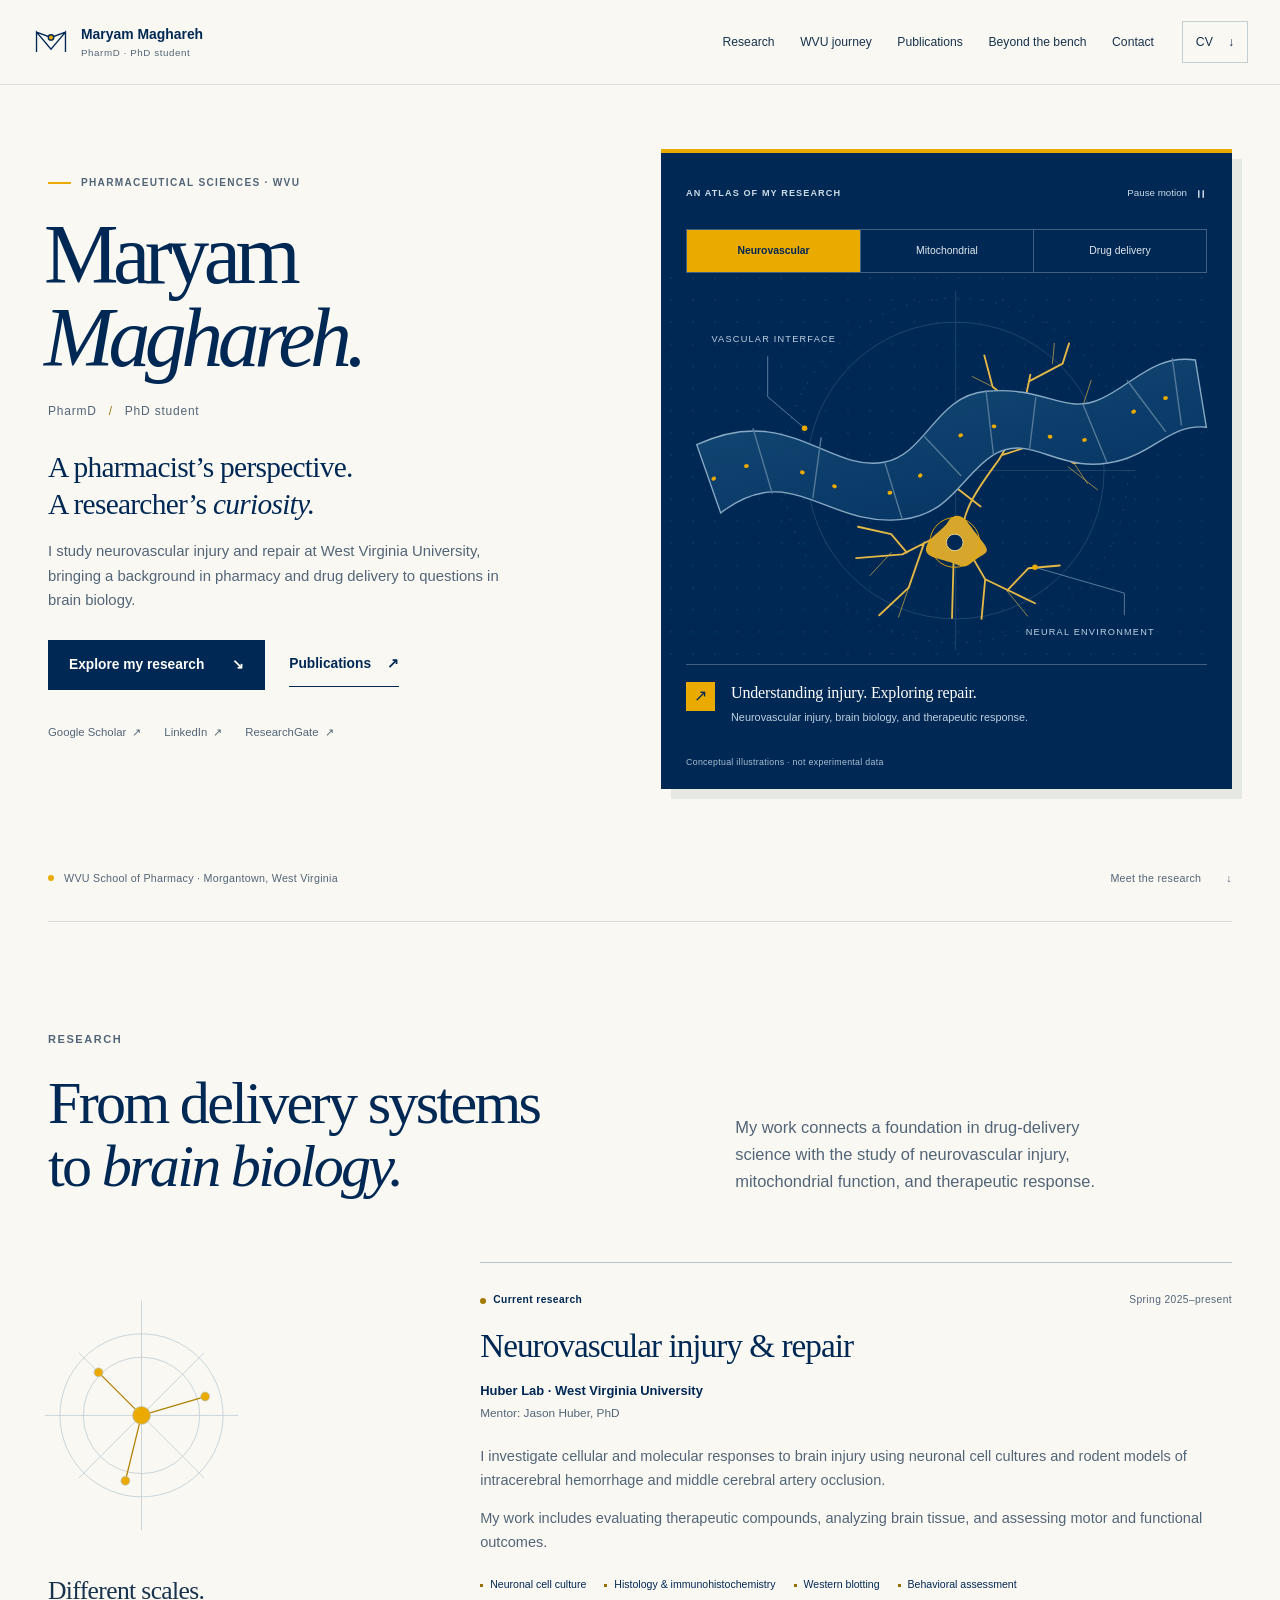
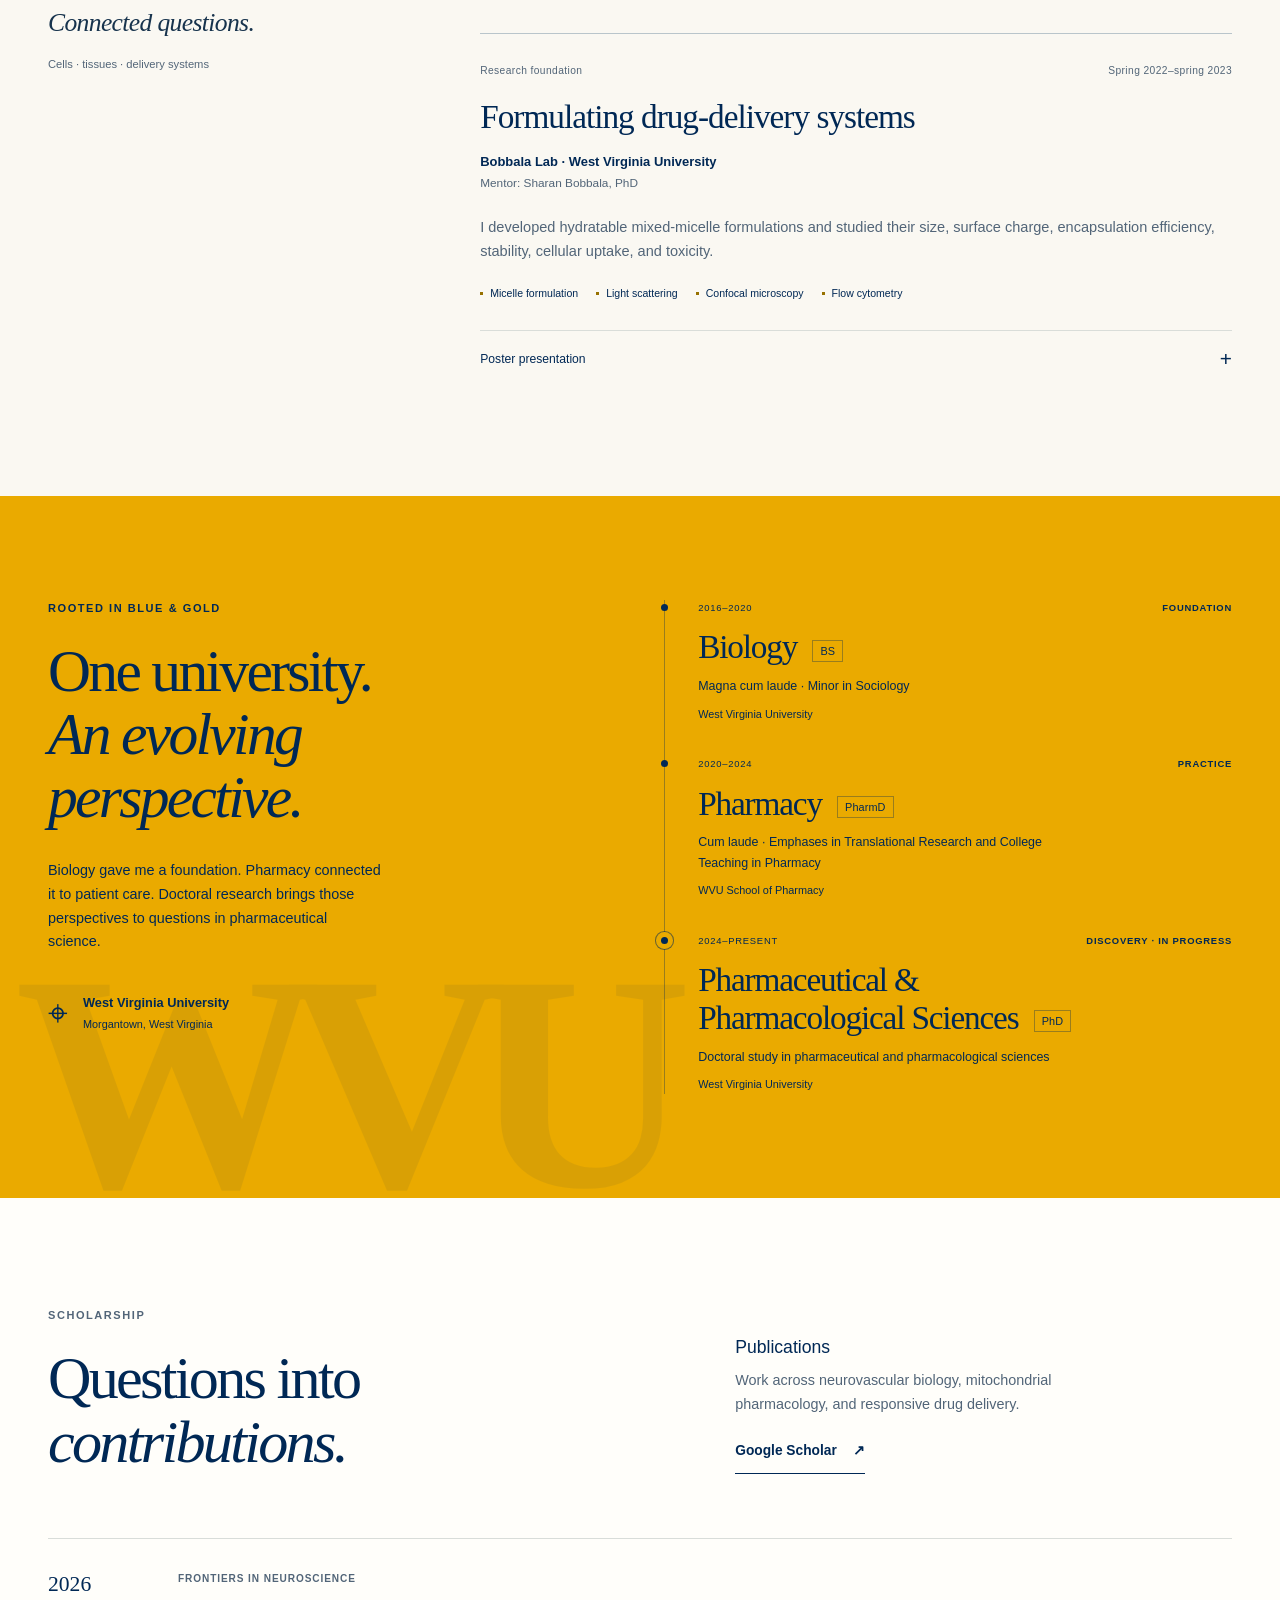
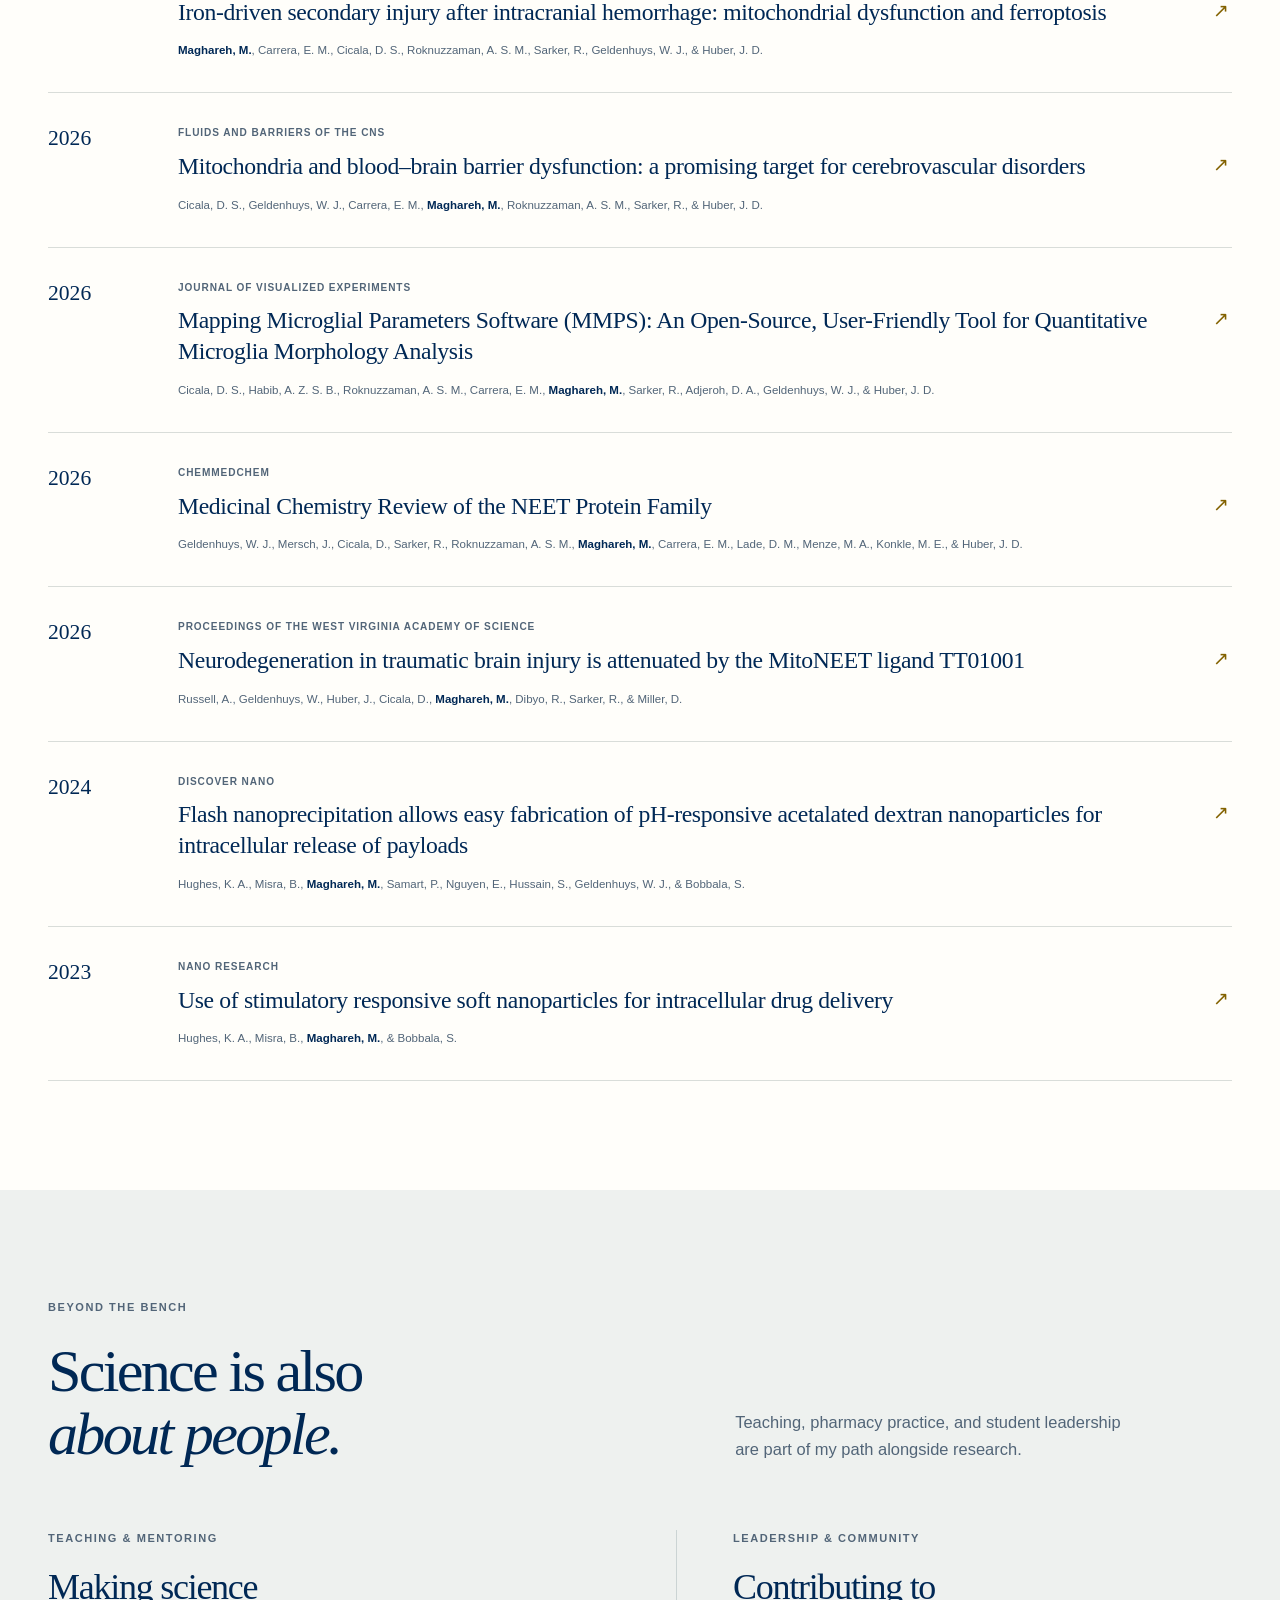
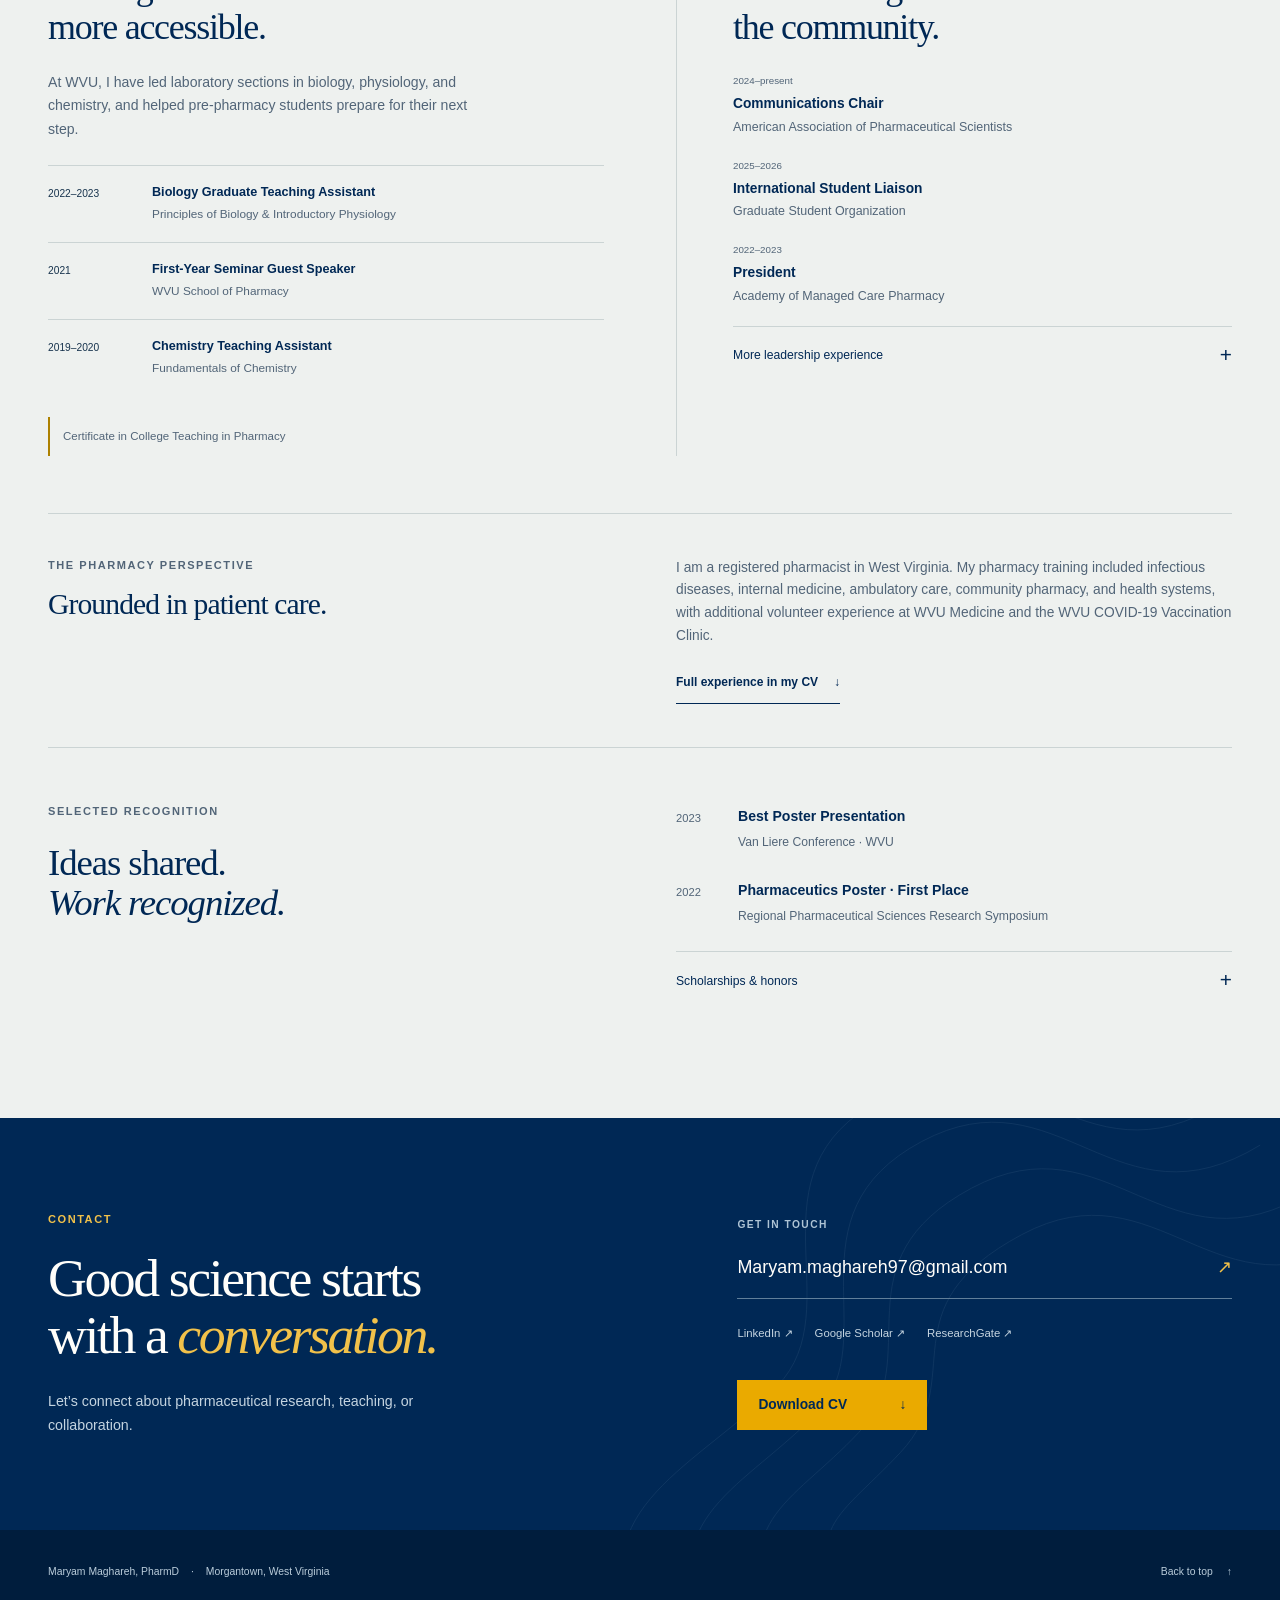
<file: index.html>
<!doctype html>
<html lang="en">
<head>
  <meta charset="utf-8">
  <meta name="viewport" content="width=device-width, initial-scale=1">
  <meta name="theme-color" content="#002855">
  <meta name="description" content="Maryam Maghareh, PharmD. PhD student in Pharmaceutical and Pharmacological Sciences at West Virginia University, studying neurovascular injury and repair.">
  <meta property="og:title" content="Maryam Maghareh · Pharmaceutical Sciences">
  <meta property="og:description" content="A pharmacist’s perspective on brain biology, neurovascular injury, and drug delivery. Research, publications, and a journey at West Virginia University.">
  <meta property="og:type" content="website">
  <meta property="og:url" content="https://maryammaghareh.github.io/">
  <meta name="color-scheme" content="light">
  <title>Maryam Maghareh · Pharmaceutical Sciences</title>
  <link rel="canonical" href="https://maryammaghareh.github.io/">
  <link rel="icon" href="assets/favicon.svg" type="image/svg+xml">
  <style id="atlas-styles">
/* Maryam Maghareh — a pharmaceutical research atlas. No external dependencies. */
:root {
  --navy: #002855;
  --deep: #001d3d;
  --gold: #eaaa00;
  --gold-light: #f1c14a;
  --paper: #faf8f2;
  --white: #fffefa;
  --ink: #17334d;
  --muted: #526578;
  --line: #d9ddd9;
  --pale-blue: #eaf0f3;
  --serif: 'Iowan Old Style', 'Palatino Linotype', 'Book Antiqua', Palatino, Georgia, serif;
  --sans: -apple-system, BlinkMacSystemFont, 'Segoe UI', Helvetica, Arial, sans-serif;
  --header-height: 85px;
}
* { box-sizing: border-box; }
html { scroll-behavior: smooth; scroll-padding-top: calc(var(--header-height) + 20px); }
body { margin: 0; color: var(--ink); background: var(--paper); font: 400 16px/1.65 var(--sans); -webkit-font-smoothing: antialiased; }
body, button { -webkit-tap-highlight-color: transparent; }
::selection { background: var(--gold); color: var(--navy); }
a { color: inherit; text-decoration-thickness: 1px; text-underline-offset: 5px; }
button, a, summary { touch-action: manipulation; }
button { font: inherit; }
button, summary { cursor: pointer; }
button { color: inherit; }
button:disabled { cursor: default; }
[hidden] { display: none !important; }
svg { display: block; max-width: 100%; }
h1, h2, h3, h4, p { margin: 0; }
h1, h2, h3, h4 { color: var(--navy); }
h1, h2 { font-family: var(--serif); font-weight: 400; letter-spacing: -.045em; }
h2 { font-size: clamp(2.5rem, 4.7vw, 4.15rem); line-height: 1.06; }
h3 { font-weight: 500; }
h4 { font-size: 1rem; font-weight: 600; line-height: 1.5; }
em { font-weight: inherit; }
ul, ol { margin: 0; padding: 0; }
:focus-visible { outline: 3px solid #3e759d; outline-offset: 5px; border-radius: 2px; }
.research-atlas :focus-visible, .contact :focus-visible { outline-color: var(--gold-light); }
.sr-only { position: absolute; width: 1px; height: 1px; padding: 0; margin: -1px; overflow: hidden; clip: rect(0,0,0,0); white-space: nowrap; border: 0; }
.skip-link { position: fixed; z-index: 100; left: 16px; top: 12px; background: var(--gold); color: var(--navy); padding: 12px 20px; transform: translateY(-150%); }
.skip-link:focus { transform: none; }
.shell { width: min(1240px, calc(100% - 96px)); margin-inline: auto; }
.section { position: relative; padding: clamp(76px, 8.5vw, 126px) 0; }
.section-heading { display: grid; grid-template-columns: 1.1fr .9fr; gap: 80px; align-items: end; margin-bottom: 64px; }
.eyebrow, .small-label { display: block; font-size: .69rem; line-height: 1.5; letter-spacing: .14em; text-transform: uppercase; font-weight: 650; }
.eyebrow { margin-bottom: 23px; color: var(--muted); }
.section-lede { max-width: 390px; color: var(--muted); font-size: 1.03rem; padding-bottom: 3px; }
.small-label { margin-bottom: 20px; color: var(--muted); }
.text-link { display: inline-flex; align-items: center; gap: 16px; padding: 10px 0; font-size: .86rem; font-weight: 600; color: var(--navy); text-decoration: none; border-bottom: 1px solid currentColor; }
.text-link span { transition: transform .2s ease; }
.text-link:hover span { transform: translate(2px, -2px); }
.button { min-height: 50px; display: inline-flex; align-items: center; justify-content: space-between; gap: 28px; padding: 13px 20px; text-decoration: none; font-size: .86rem; font-weight: 600; border: 1px solid transparent; transition: background .2s ease, box-shadow .2s ease; }
.button-navy { color: var(--white); background: var(--navy); }
.button-navy:hover { background: #16446a; box-shadow: 4px 4px 0 var(--gold); }
.button-gold { background: var(--gold); color: var(--navy); }
.button-gold:hover { background: #f5c43e; box-shadow: 4px 4px 0 #587998; }

/* A compact, persistent index. Native links preserve browser navigation. */
.masthead { position: sticky; top: 0; z-index: 40; background: rgba(250,248,242,.98); border-bottom: 1px solid var(--line); }
.masthead-inner { width: min(1440px, calc(100% - 64px)); margin: auto; min-height: 84px; display: flex; align-items: center; gap: 28px; }
.brand { display: flex; align-items: center; gap: 11px; text-decoration: none; color: var(--navy); flex-shrink: 0; font-size: .87rem; font-weight: 600; line-height: 1.3; }
.brand-symbol { width: 38px; height: 38px; fill: var(--gold); stroke: var(--navy); stroke-width: 1.5; }
.brand-symbol path { fill: none; }
.brand small { display: block; margin-top: 4px; color: var(--muted); font-size: .61rem; font-weight: 400; letter-spacing: .06em; }
.site-nav { display: flex; align-items: center; gap: clamp(14px, 2vw, 29px); margin-left: auto; }
.site-nav a { position: relative; display: inline-flex; min-height: 44px; align-items: center; text-decoration: none; white-space: nowrap; font-size: .76rem; }
.site-nav a::after { position: absolute; content: ''; height: 2px; bottom: 3px; left: 0; right: 0; background: var(--gold); transform: scaleX(0); transform-origin: left; transition: transform .2s ease; }
.site-nav a:hover::after, .site-nav a[aria-current]::after { transform: scaleX(1); }
.site-nav a[aria-current] { color: var(--navy); font-weight: 650; }
.header-cv { display: flex; align-items: center; justify-content: center; gap: 15px; min-width: 66px; min-height: 42px; text-decoration: none; font-size: .77rem; border: 1px solid #c5cfcf; }
.header-cv:hover { background: var(--gold); border-color: var(--gold); }
.reading-progress { position: absolute; inset: auto 0 -1px; height: 2px; pointer-events: none; }
.reading-progress span { display: block; width: 100%; height: 100%; background: var(--gold); transform: scaleX(0); transform-origin: left; }

/* Opening spread: a personal introduction beside a scientific instrument. */
.hero { padding: 64px 0 0; overflow: clip; }
.hero-grid { display: grid; grid-template-columns: 1fr 1.04fr; align-items: center; gap: 64px; }
.hero-copy { padding: 9px 0 18px; }
.hero .eyebrow { display: flex; align-items: center; gap: 10px; font-size: .63rem; letter-spacing: .13em; }
.eyebrow-line { width: 23px; height: 2px; background: var(--gold); }
.hero h1 { font-size: clamp(4rem, 6.55vw, 6.5rem); line-height: .99; letter-spacing: -.065em; margin-left: -4px; }
.hero h1 em { color: var(--navy); }
.credential { display: flex; align-items: center; gap: 12px; font-size: .75rem; letter-spacing: .065em; margin-top: 23px; color: var(--muted); }
.credential span { color: #9f7a16; }
.hero-statement { font-family: var(--serif); color: var(--navy); font-size: clamp(1.5rem, 2.3vw, 2rem); line-height: 1.24; margin-top: 27px; letter-spacing: -.025em; }
.hero-description { max-width: 465px; font-size: .93rem; color: var(--muted); margin-top: 17px; }
.hero-actions { display: flex; flex-wrap: wrap; align-items: center; gap: 24px; margin-top: 27px; }
.profile-links { display: flex; flex-wrap: wrap; gap: 6px 23px; margin-top: 21px; }
.profile-links a { display: inline-flex; align-items: center; gap: 6px; min-height: 42px; color: var(--muted); font-size: .71rem; text-decoration: none; }
.profile-links a:hover { color: var(--navy); text-decoration: underline; }
.hero-foot { display: flex; gap: 20px; justify-content: space-between; align-items: center; padding: 28px 0 26px; border-bottom: 1px solid var(--line); margin-top: 45px; font-size: .67rem; color: var(--muted); letter-spacing: .025em; }
.hero-foot > span { display: inline-flex; align-items: center; gap: 10px; }
.small-dot { width: 6px; height: 6px; background: var(--gold); border-radius: 50%; flex-shrink: 0; }
.hero-foot a { display: flex; align-items: center; gap: 25px; padding: 8px 0; text-decoration: none; white-space: nowrap; }
.hero-foot a:hover { text-decoration: underline; }
.research-atlas { min-width: 0; position: relative; padding: 23px 25px 19px; background: var(--navy); color: #edf2f5; border-top: 4px solid var(--gold); box-shadow: 10px 10px 0 #e5e8e3; }
.research-atlas .eyebrow { color: #cbd9e4; font-size: .57rem; margin: 0; letter-spacing: .12em; }
.atlas-topline { display: flex; justify-content: space-between; align-items: center; gap: 10px; margin-bottom: 18px; }
.motion-toggle { display: inline-flex; align-items: center; gap: 8px; min-height: 35px; padding: 5px 0 5px 9px; border: 0; background: transparent; color: #cbd9e4; font-size: .61rem; }
.motion-toggle:hover { color: var(--gold-light); }
.motion-toggle svg { width: 12px; height: 12px; stroke: currentColor; stroke-width: 2; }
.motion-toggle:not([aria-pressed="true"]) svg { opacity: .45; }
.atlas-tabs { display: grid; grid-template-columns: 1fr 1fr 1fr; border: 1px solid #41617f; }
.atlas-tabs button { display: block; min-width: 0; min-height: 42px; padding: 9px 7px; background: transparent; color: #e1e8ed; border: 0; font-size: .65rem; line-height: 1.2; transition: background .2s ease, color .2s ease; }
.atlas-tabs button + button { border-left: 1px solid #41617f; }
.atlas-tabs button:hover { background: #21476b; }
.atlas-tabs button[aria-selected="true"] { color: var(--navy); background: var(--gold); font-weight: 650; }
.atlas-panel:focus-visible { outline-offset: 5px; }
.atlas-art { margin: 4px -16px 0; aspect-ratio: 10/7; }
.atlas-art > svg { width: 100%; height: 100%; }
.atlas-guide { fill: none; stroke: #416181; stroke-width: .8; opacity: .7; }
.neural-branches { stroke: #e4b844; stroke-width: 2; }
.neural-branches .fine-branch { stroke-width: 1; opacity: .7; }
.neural-soma { fill: #d7a62d; }
.neural-nucleus { fill: #002855; stroke: #f0d891; stroke-width: 1; }
.atlas-annotation { fill: #bdd1e2; font: 10px var(--sans); letter-spacing: 1.3px; }
.atlas-annotation path { fill: none; stroke: #7898b5; stroke-width: .8; }
.atlas-annotation circle { fill: #eaaa00; }
.atlas-signal { fill: none; stroke: #eaaa00; stroke-width: 1; transform-origin: 309px 288px; }
.atlas-caption { display: flex; gap: 16px; min-height: 85px; padding: 17px 0 13px; border-top: 1px solid #41617f; }
.lens-mark { display: grid; place-items: center; width: 29px; height: 29px; background: var(--gold); color: var(--navy); flex-shrink: 0; font-size: 1rem; }
.atlas-caption h2 { color: var(--white); font: 500 1rem/1.35 var(--serif); letter-spacing: -.01em; }
.atlas-caption p { color: #bfd0de; font-size: .68rem; line-height: 1.55; margin-top: 5px; max-width: 345px; }
.atlas-note { color: #a9c0d3; font-size: .55rem; letter-spacing: .035em; margin-top: 6px; }
.atlas-animated { animation-play-state: paused !important; }
.is-playing .atlas-animated { animation-play-state: running !important; }
.flow-line { animation: vascular-flow 16s linear infinite; }
.atlas-signal { animation: cell-signal 7s ease-in-out infinite; }
.mito-particles { animation: mito-shift 8s ease-in-out infinite alternate; }
.carrier-ring { transform-origin: 300px 210px; animation: carrier-turn 100s linear infinite; }
@keyframes vascular-flow { to { stroke-dashoffset: -400; } }
@keyframes cell-signal { 0%,100% { transform: scale(.9); opacity: .25; } 50% { transform: scale(1.35); opacity: .6; } }
@keyframes mito-shift { to { transform: translate(0,7px); opacity: .55; } }
@keyframes carrier-turn { to { transform: rotate(360deg); } }

/* Research is narrated through the two actual labs, not generic interest cards. */
.research-layout { display: grid; grid-template-columns: .6fr 1.4fr; gap: 110px; }
.research-margin { align-self: start; padding-top: 19px; }
.research-glyph { width: 215px; margin: 0 0 25px -14px; stroke: #b8c7cf; stroke-width: .8; fill: var(--gold); }
.research-glyph .glyph-gold { stroke: #b18100; stroke-width: 1.4; }
.research-margin p { font-family: var(--serif); font-size: 1.6rem; line-height: 1.25; letter-spacing: -.025em; }
.research-margin > span { display: block; color: var(--muted); font-size: .7rem; margin-top: 16px; }
.lab-story { padding: 29px 0 39px; border-top: 1px solid #b9c5cb; }
.lab-story:last-child { padding-bottom: 0; }
.lab-meta { display: flex; justify-content: space-between; flex-wrap: wrap; gap: 8px 20px; color: var(--muted); font-size: .64rem; letter-spacing: .04em; margin-bottom: 18px; }
.current-label { display: inline-flex; align-items: center; gap: 7px; font-weight: 600; color: var(--navy); }
.current-label i { width: 6px; height: 6px; border-radius: 50%; background: #a27b00; }
.lab-story h3 { font-family: var(--serif); font-size: clamp(1.7rem, 2.6vw, 2.35rem); line-height: 1.15; letter-spacing: -.03em; }
.lab-byline { margin: 15px 0 21px; font-size: .81rem; font-weight: 550; color: var(--navy); }
.lab-byline span { font-size: .74rem; color: var(--muted); font-weight: 400; }
.lab-story > p:not(.lab-byline) { color: var(--muted); font-size: .91rem; margin-top: 14px; }
.method-list { display: flex; flex-wrap: wrap; gap: 8px 18px; list-style: none; margin-top: 22px; }
.method-list li { font-size: .66rem; color: var(--navy); padding-left: 10px; position: relative; }
.method-list li::before { content: ''; width: 3px; height: 3px; background: #977100; position: absolute; left: 0; top: .7em; }
details { border-top: 1px solid var(--line); }
summary { display: flex; align-items: center; justify-content: space-between; gap: 15px; list-style: none; min-height: 48px; font-size: .76rem; color: var(--navy); padding: 11px 0; }
summary::-webkit-details-marker { display: none; }
summary span { font-size: 1.3rem; font-weight: 400; transition: transform .2s ease; }
details[open] > summary span { transform: rotate(45deg); }
.poster-details { margin-top: 28px; }
.poster-details > div { padding: 4px 0 12px; font-size: .77rem; color: var(--muted); }
.poster-details h4 { font-size: .86rem; }
.poster-details p { margin-top: 10px; }

/* A gold chapter dedicated to her continuous education at WVU. */
.path { isolation: isolate; background: var(--gold); color: var(--navy); overflow: hidden; padding-block: 104px; }
.path-watermark { position: absolute; font: 700 clamp(160px, 24vw, 330px)/1 var(--serif); letter-spacing: -.12em; bottom: -38px; left: 15px; color: #002855; opacity: .065; z-index: -1; user-select: none; }
.path-layout { display: grid; grid-template-columns: 1fr 1.1fr; gap: 100px; }
.path .eyebrow { color: var(--navy); }
.path h2 { font-size: clamp(2.6rem, 4.65vw, 4rem); }
.path-intro > p:not(.eyebrow) { max-width: 335px; font-size: .9rem; margin-top: 30px; }
.wvu-location { display: flex; align-items: center; gap: 15px; font-size: .8rem; font-weight: 650; margin-top: 38px; }
.location-mark { font: 2.2rem/1 var(--serif); }
.wvu-location small { display: block; font-weight: 400; font-size: .68rem; margin-top: 3px; }
.degree-timeline { list-style: none; border-left: 1px solid rgba(0,40,85,.35); }
.degree-timeline li { position: relative; padding: 0 0 33px 33px; }
.degree-timeline li:last-child { padding-bottom: 0; }
.degree-timeline li::before { content: ''; position: absolute; left: -4px; top: 4px; width: 7px; height: 7px; background: var(--navy); border-radius: 50%; }
.degree-kicker { display: flex; gap: 12px; flex-wrap: wrap; justify-content: space-between; margin-bottom: 13px; text-transform: uppercase; letter-spacing: .08em; font-size: .59rem; line-height: 1.6; }
.degree-kicker span:last-child { font-weight: 650; }
.degree-timeline h3 { font-size: clamp(1.6rem, 2.6vw, 2.1rem); line-height: 1.13; font-family: var(--serif); letter-spacing: -.035em; }
.degree-timeline h3 small { display: inline-block; margin-left: 8px; font: 500 .68rem var(--sans); letter-spacing: .01em; vertical-align: middle; border: 1px solid rgba(0,40,85,.35); padding: 4px 7px; }
.degree-timeline p { font-size: .78rem; margin-top: 10px; max-width: 395px; }
.degree-school { display: block; font-size: .68rem; margin-top: 9px; }
.degree-current::before { box-shadow: 0 0 0 5px var(--gold), 0 0 0 6px rgba(0,40,85,.55); }

/* Journal-like publication rows, full authorship and direct links. */
.publications { background: var(--white); }
.publication-intro { max-width: 360px; }
.publication-intro h3 { font: 500 1.1rem var(--sans); margin-bottom: 11px; }
.publication-intro p { color: var(--muted); font-size: .9rem; margin-bottom: 14px; }
.publication-list { list-style: none; }
.publication-list > li { display: grid; grid-template-columns: 90px 1fr; gap: 40px; padding: 32px 0; border-top: 1px solid var(--line); }
.publication-list > li:last-child { border-bottom: 1px solid var(--line); }
.pub-year { font: 400 1.35rem var(--serif); color: var(--navy); padding-top: 1px; }
.pub-journal { font-size: .63rem; font-weight: 650; letter-spacing: .09em; text-transform: uppercase; color: var(--muted); margin-bottom: 9px; }
.pub-copy h3 { font-family: var(--serif); font-size: clamp(1.25rem, 1.85vw, 1.62rem); line-height: 1.3; font-weight: 400; letter-spacing: -.015em; }
.pub-copy h3 a { display: block; position: relative; padding-right: 38px; text-decoration: none; }
.pub-copy h3 a:hover { text-decoration: underline; text-decoration-color: #ab7d00; }
.pub-copy h3 a > span { position: absolute; right: 3px; top: 2px; font-family: var(--sans); font-size: 1.2rem; color: #836200; transition: transform .2s ease; }
.pub-copy h3 a:hover > span { transform: translate(2px,-2px); }
.pub-authors { color: var(--muted); font-size: .72rem; line-height: 1.65; margin-top: 14px; padding-right: 45px; max-width: 980px; }
.pub-authors strong { color: var(--navy); font-weight: 650; }

/* Her contributions outside research form an equally considered chapter. */
.beyond { background: #eef1ef; }
.beyond-grid { display: grid; grid-template-columns: 1fr 1fr; gap: 72px; }
.teaching-story h3, .leadership-story h3 { font-family: var(--serif); font-size: 2.25rem; letter-spacing: -.035em; line-height: 1.12; }
.teaching-story > p { margin-top: 24px; max-width: 440px; font-size: .88rem; color: var(--muted); }
.experience-list, .leadership-list { list-style: none; }
.experience-list { margin-top: 24px; }
.experience-list li { display: grid; grid-template-columns: 88px 1fr; gap: 16px; padding: 17px 0; border-top: 1px solid #cbd4d4; }
.experience-list > li > span { font-size: .64rem; padding-top: 3px; }
.experience-list h4 { font-size: .79rem; line-height: 1.45; }
.experience-list p { font-size: .74rem; color: var(--muted); margin-top: 4px; }
.teaching-story .teaching-certificate { margin-top: 21px; padding: 10px 13px; border-left: 2px solid #ad8100; font-size: .72rem; }
.leadership-story { padding-left: 56px; border-left: 1px solid #cbd4d4; }
.leadership-list { margin-top: 26px; }
.leadership-list li { padding-bottom: 20px; }
.leadership-list li > span { font-size: .61rem; color: var(--muted); display: block; margin-bottom: 5px; }
.leadership-list h4 { font-size: .86rem; }
.leadership-list p { font-size: .78rem; color: var(--muted); margin-top: 2px; }
.leadership-story details { border-color: #cbd4d4; }
.details-content { padding: 2px 0 12px; font-size: .78rem; color: var(--muted); }
.details-content p { margin-bottom: 14px; }
.details-content strong { color: var(--navy); }
.practice-strip { display: grid; grid-template-columns: 1fr 1fr; gap: 72px; padding: 43px 0; margin-top: 57px; border-top: 1px solid #cbd4d4; border-bottom: 1px solid #cbd4d4; }
.practice-strip .small-label { margin-bottom: 14px; }
.practice-strip h3 { font: 400 1.85rem/1.15 var(--serif); letter-spacing: -.03em; }
.practice-strip p { color: var(--muted); font-size: .86rem; }
.practice-strip .text-link { margin-top: 16px; font-size: .75rem; }
.awards-block { display: grid; grid-template-columns: 1fr 1fr; gap: 72px; padding-top: 55px; }
.awards-heading h3 { font: 400 2.3rem/1.1 var(--serif); letter-spacing: -.03em; }
.award-items article { position: relative; padding: 3px 0 25px 62px; }
.award-items article > span { position: absolute; left: 0; top: 6px; color: var(--muted); font-size: .7rem; }
.award-items h4 { font-size: .88rem; }
.award-items p { font-size: .76rem; color: var(--muted); margin-top: 5px; }
.award-items details { border-color: #cbd4d4; }
.award-items details ul { list-style: none; padding: 4px 0 5px; }
.award-items details li { padding: 9px 0; font-size: .76rem; }
.award-items details li span { display: block; color: var(--muted); font-size: .67rem; margin-top: 3px; }

/* Blue closes the page; the linework echoes the vessel from the opening. */
.contact { background: var(--navy); color: #c4d4e0; overflow: hidden; isolation: isolate; padding-block: 93px; }
.contact-paths { position: absolute; inset: 0; width: 100%; height: 100%; stroke: #7697b3; stroke-width: .75; opacity: .14; z-index: -1; }
.contact-grid { display: grid; grid-template-columns: 1.1fr .9fr; align-items: center; gap: 85px; }
.contact .eyebrow { color: var(--gold-light); }
.contact h2 { color: var(--white); font-size: clamp(2.4rem, 4.2vw, 3.6rem); }
.contact h2 em { color: var(--gold-light); }
.contact-grid > div:first-child > p:last-child { margin-top: 26px; max-width: 385px; font-size: .89rem; }
.contact .small-label { color: #aec4d5; margin-bottom: 11px; font-size: .64rem; }
.email-link { display: flex; align-items: center; gap: 15px; justify-content: space-between; color: var(--white); font-size: clamp(.84rem, 1.4vw, 1.13rem); text-decoration: none; padding: 10px 0 15px; border-bottom: 1px solid #607f9a; overflow-wrap: anywhere; }
.email-link > span { color: var(--gold-light); flex-shrink: 0; }
.email-link:hover { color: var(--gold-light); }
.contact-profiles { display: flex; flex-wrap: wrap; gap: 6px 22px; margin: 17px 0 29px; }
.contact-profiles a { font-size: .71rem; text-decoration: none; padding: 8px 0; }
.contact-profiles a:hover { color: var(--gold-light); text-decoration: underline; }
.contact .button { min-width: 190px; }
.site-footer { background: var(--deep); color: #b9ccda; font-size: .65rem; }
.site-footer .shell { display: flex; align-items: center; justify-content: space-between; gap: 20px; padding-block: 21px; }
.footer-separator { padding: 0 9px; }
.site-footer a { display: flex; align-items: center; gap: 14px; min-height: 42px; text-decoration: none; white-space: nowrap; }
.site-footer a:hover { color: var(--gold-light); }

@media (min-width: 1650px) {
  .hero { padding-top: 86px; }
  .hero-foot { margin-top: 60px; }
}
@media (max-width: 1100px) {
  :root { --header-height: 117px; }
  .masthead-inner { display: grid; grid-template-columns: 1fr auto; gap: 0 20px; padding-top: 15px; }
  .header-cv { grid-column: 2; grid-row: 1; }
  .site-nav { grid-column: 1 / -1; margin-left: 0; gap: 28px; padding-top: 8px; padding-bottom: 5px; overflow-x: auto; scrollbar-width: thin; }
  .site-nav a { font-size: .73rem; }
  .shell { width: calc(100% - 72px); }
  .hero-grid { gap: 36px; }
  .hero h1 { font-size: clamp(3.65rem, 7.5vw, 5.4rem); }
  .hero-actions { gap: 14px; }
  .hero .button { padding-inline: 15px; font-size: .77rem; gap: 14px; }
  .hero .text-link { font-size: .75rem; gap: 8px; }
  .research-atlas { padding-inline: 18px; }
  .atlas-topline { flex-wrap: wrap; gap: 4px; }
  .atlas-tabs button { font-size: .6rem; padding-inline: 5px; }
  .atlas-caption { min-height: 101px; gap: 11px; }
  .atlas-caption h2 { font-size: .93rem; }
  .section-heading { gap: 50px; }
  .research-layout { grid-template-columns: .6fr 1.4fr; gap: 60px; }
  .path-layout { gap: 55px; grid-template-columns: .9fr 1.1fr; }
  .beyond-grid, .practice-strip, .awards-block { gap: 46px; }
  .leadership-story { padding-left: 40px; }
  .contact-grid { gap: 45px; }
}
@media (max-width: 760px) {
  .shell { width: calc(100% - 44px); }
  .masthead-inner { width: calc(100% - 36px); }
  .brand { font-size: .79rem; }
  .brand-symbol { width: 31px; height: 31px; }
  .site-nav { gap: 24px; }
  .site-nav a { font-size: .7rem; flex-shrink: 0; }
  .section { padding-block: 68px; }
  .hero { padding-top: 40px; padding-bottom: 0; }
  .hero-grid { grid-template-columns: 1fr; gap: 31px; }
  .hero-copy { max-width: 560px; padding-bottom: 0; }
  .hero h1 { font-size: clamp(4.1rem, 14vw, 5.9rem); }
  .hero .eyebrow { font-size: .59rem; margin-bottom: 24px; }
  .hero-statement { font-size: 1.8rem; margin-top: 26px; }
  .hero-description { font-size: .92rem; max-width: 515px; }
  .hero .button { font-size: .82rem; padding-inline: 18px; gap: 22px; }
  .hero .text-link { font-size: .8rem; gap: 15px; }
  .hero-actions { gap: 22px; }
  .profile-links { margin-top: 18px; gap: 7px 25px; }
  .profile-links a { font-size: .7rem; }
  .research-atlas { width: 100%; padding-inline: 22px; box-shadow: 7px 7px 0 #e5e8e3; }
  .research-atlas .eyebrow { margin: 0; font-size: .59rem; }
  .atlas-topline { flex-wrap: nowrap; }
  .atlas-tabs button { font-size: .7rem; }
  .atlas-caption { min-height: 83px; }
  .atlas-caption h2 { font-size: 1.07rem; }
  .atlas-caption p { font-size: .72rem; }
  .atlas-note { font-size: .6rem; }
  .hero-foot { margin-top: 29px; padding-block: 22px; font-size: .62rem; }
  .hero-foot > a { display: none; }
  .section-heading { grid-template-columns: 1fr; gap: 24px; margin-bottom: 41px; }
  .section-heading h2 { font-size: clamp(2.55rem, 8.5vw, 3.7rem); }
  .section-lede { max-width: 510px; font-size: .92rem; }
  .eyebrow { margin-bottom: 17px; font-size: .64rem; }
  .research-layout { grid-template-columns: 1fr; gap: 33px; }
  .research-margin { display: grid; grid-template-columns: 66px 1fr; column-gap: 17px; align-items: center; padding-top: 0; }
  .research-glyph { width: 66px; height: 85px; grid-row: span 2; margin: 0; }
  .research-margin p { font-size: 1.25rem; }
  .research-margin > span { margin-top: 4px; font-size: .62rem; }
  .lab-story { padding-top: 25px; padding-bottom: 33px; }
  .lab-story h3 { font-size: 1.95rem; }
  .lab-story > p:not(.lab-byline) { font-size: .87rem; }
  .lab-meta { font-size: .62rem; }
  .method-list { column-gap: 16px; }
  .path-layout { grid-template-columns: 1fr; gap: 45px; }
  .path h2 { font-size: clamp(2.6rem, 8.5vw, 3.7rem); }
  .path-intro > p:not(.eyebrow) { max-width: 460px; margin-top: 22px; }
  .wvu-location { margin-top: 24px; }
  .degree-timeline { margin-left: 4px; }
  .degree-timeline li { padding-left: 26px; padding-bottom: 34px; }
  .degree-timeline h3 { font-size: 1.8rem; }
  .degree-kicker { font-size: .61rem; }
  .degree-current h3 small { margin-top: 9px; }
  .path-watermark { font-size: 210px; left: -14px; bottom: -13px; }
  .publication-intro { max-width: 480px; }
  .publication-list > li { grid-template-columns: 1fr; gap: 10px; padding-block: 26px; }
  .pub-year { font-size: .8rem; font-family: var(--sans); }
  .pub-journal { font-size: .59rem; }
  .pub-copy h3 { font-size: 1.35rem; }
  .pub-copy h3 a { padding-right: 23px; }
  .pub-copy h3 a > span { right: 0; font-size: 1rem; }
  .pub-authors { padding-right: 22px; font-size: .7rem; margin-top: 12px; }
  .beyond-grid { grid-template-columns: 1fr; gap: 38px; }
  .teaching-story h3, .leadership-story h3 { font-size: 2rem; }
  .leadership-story { padding: 34px 0 0; border-left: 0; border-top: 1px solid #cbd4d4; }
  .practice-strip, .awards-block { grid-template-columns: 1fr; gap: 27px; }
  .practice-strip { margin-top: 30px; padding-block: 35px; }
  .awards-block { padding-top: 40px; }
  .contact-grid { grid-template-columns: 1fr; gap: 44px; }
  .contact h2 { font-size: clamp(2.4rem, 8vw, 3.6rem); }
  .contact-links { max-width: 500px; }
  .email-link { font-size: 1rem; }
  .contact-profiles { column-gap: 26px; }
  .footer-place { display: block; margin-top: 3px; }
  .footer-separator { display: none; }
}
@media (max-width: 380px) {
  .shell { width: calc(100% - 36px); }
  .hero h1 { font-size: 3.65rem; }
  .hero-statement { font-size: 1.55rem; }
  .hero-actions { gap: 13px; }
  .hero .button { padding-inline: 13px; gap: 12px; font-size: .74rem; }
  .hero .text-link { font-size: .74rem; gap: 9px; }
  .research-atlas { padding: 15px 14px; }
  .research-atlas .eyebrow { font-size: .51rem; }
  .motion-toggle { font-size: .55rem; }
  .atlas-tabs button { font-size: .58rem; }
  .atlas-art { margin-inline: -8px; }
  .atlas-caption h2 { font-size: .98rem; }
  .atlas-caption p { font-size: .66rem; }
  .atlas-note { font-size: .52rem; }
  .hero-foot { font-size: .56rem; }
  .section-heading h2, .path h2 { font-size: 2.4rem; }
  .degree-kicker { font-size: .55rem; }
  .degree-timeline h3 { font-size: 1.58rem; }
  .experience-list li { grid-template-columns: 74px 1fr; gap: 8px; }
  .experience-list > li > span { font-size: .59rem; }
  .email-link { font-size: .87rem; }
}
@media (prefers-reduced-motion: reduce) {
  html { scroll-behavior: auto; }
  *, *::before, *::after { transition: none !important; }
  .atlas-animated { animation: none !important; }
}
@media print {
  :root { --header-height: 0px; }
  html { scroll-behavior: auto; }
  body { font-size: 10pt; background: white; color: #002855; }
  .masthead, .skip-link, .hero-foot, .research-atlas, .research-margin, .contact-paths, .path-watermark, .hero-actions, .profile-links, .site-footer { display: none; }
  .shell { width: 100%; }
  .section { padding: 24px 0; background: white; color: #002855; }
  .hero-grid, .research-layout, .path-layout, .contact-grid { display: block; }
  .hero h1 { font-size: 42pt; }
  .hero h1 br { display: none; }
  .hero h1 em::before { content: ' '; }
  h2, .section-heading h2, .path h2, .contact h2 { font-size: 26pt; }
  .section-heading, .beyond-grid, .practice-strip, .awards-block { display: block; margin-bottom: 24px; }
  .path-intro { margin-bottom: 30px; }
  .degree-timeline li, .publication-list > li, .lab-story, .award-items article { break-inside: avoid; }
  .degree-timeline li::before { box-shadow: none; }
  .lab-story { padding-block: 20px; }
  .publication-list > li { gap: 16px; padding-block: 16px; }
  .leadership-story { border: 0; padding: 24px 0 0; }
  .award-items { margin-top: 20px; }
  .contact h2, .contact h2 em, .contact .eyebrow, .contact .small-label, .email-link { color: #002855; }
  .contact-links { margin-top: 20px; }
  .atlas-animated { animation: none !important; }
}
  </style>
  <script type="application/ld+json">
  {
    "@context": "https://schema.org",
    "@type": "Person",
    "name": "Maryam Maghareh",
    "honorificSuffix": "PharmD",
    "url": "https://maryammaghareh.github.io/",
    "jobTitle": "PhD Student in Pharmaceutical and Pharmacological Sciences",
    "email": "mailto:Maryam.maghareh97@gmail.com",
    "affiliation": {"@type": "CollegeOrUniversity", "name": "West Virginia University"},
    "alumniOf": {"@type": "CollegeOrUniversity", "name": "West Virginia University"},
    "sameAs": [
      "https://www.linkedin.com/in/maryam-maghareh",
      "https://scholar.google.com/citations?user=mnjr1HwAAAAJ&hl=en",
      "https://www.researchgate.net/profile/Maryam-Maghareh"
    ]
  }
  </script>
</head>
<body>
  <a class="skip-link" href="#main">Skip to content</a>
  <header class="masthead" data-header>
    <div class="masthead-inner">
      <a class="brand" href="#home" aria-label="Maryam Maghareh, home">
        <svg class="brand-symbol" viewBox="0 0 42 42" aria-hidden="true"><path d="M5 32V10l16 19L37 10v22M5 10l16 6 16-6"/><circle cx="21" cy="16" r="3"/></svg>
        <span>Maryam Maghareh<small>PharmD · PhD student</small></span>
      </a>
      <nav class="site-nav" aria-label="Main navigation">
        <a href="#research">Research</a>
        <a href="#path">WVU journey</a>
        <a href="#publications">Publications</a>
        <a href="#beyond">Beyond the bench</a>
        <a href="#contact">Contact</a>
      </nav>
      <a class="header-cv" href="assets/Maryam_Maghareh_CV.pdf" download>CV <span aria-hidden="true">↓</span><span class="sr-only">, PDF download</span></a>
    </div>
    <div class="reading-progress" aria-hidden="true"><span data-progress></span></div>
  </header>

  <main id="main">
    <section class="hero section" id="home" aria-labelledby="hero-title">
      <div class="shell hero-grid">
        <div class="hero-copy">
          <p class="eyebrow"><span class="eyebrow-line"></span>Pharmaceutical sciences · WVU</p>
          <h1 id="hero-title">Maryam<br><em>Maghareh.</em></h1>
          <p class="credential">PharmD <span aria-hidden="true">/</span> PhD student</p>
          <p class="hero-statement">A pharmacist’s perspective.<br>A researcher’s <em>curiosity.</em></p>
          <p class="hero-description">I study neurovascular injury and repair at West Virginia University, bringing a background in pharmacy and drug delivery to questions in brain biology.</p>
          <div class="hero-actions">
            <a class="button button-navy" href="#research">Explore my research <span aria-hidden="true">↘</span></a>
            <a class="text-link" href="#publications">Publications <span aria-hidden="true">↗</span></a>
          </div>
          <div class="profile-links" aria-label="Academic and professional profiles">
            <a href="https://scholar.google.com/citations?user=mnjr1HwAAAAJ&amp;hl=en" target="_blank" rel="noopener noreferrer">Google Scholar <span aria-hidden="true">↗</span></a>
            <a href="https://www.linkedin.com/in/maryam-maghareh" target="_blank" rel="noopener noreferrer">LinkedIn <span aria-hidden="true">↗</span></a>
            <a href="https://www.researchgate.net/profile/Maryam-Maghareh" target="_blank" rel="noopener noreferrer">ResearchGate <span aria-hidden="true">↗</span></a>
          </div>
        </div>

        <div class="research-atlas" data-atlas>
          <div class="atlas-topline"><span class="eyebrow">An atlas of my research</span><button class="motion-toggle" type="button" data-motion aria-label="Animate research illustrations" aria-pressed="false" hidden><span data-motion-label>Play motion</span><svg viewBox="0 0 16 16" aria-hidden="true"><path d="M5 3v10M11 3v10"/></svg></button></div>
          <div class="atlas-tabs" role="tablist" aria-label="Explore research themes" hidden>
            <button id="tab-brain" type="button" role="tab" aria-selected="true" aria-controls="panel-brain" tabindex="0" data-lens="brain">Neurovascular</button>
            <button id="tab-cell" type="button" role="tab" aria-selected="false" aria-controls="panel-cell" tabindex="-1" data-lens="cell">Mitochondrial</button>
            <button id="tab-delivery" type="button" role="tab" aria-selected="false" aria-controls="panel-delivery" tabindex="-1" data-lens="delivery">Drug delivery</button>
          </div>
          <div class="atlas-panel" id="panel-brain" role="tabpanel" aria-labelledby="tab-brain" tabindex="0">
            <div class="atlas-art">
              <svg viewBox="0 0 600 420" role="img" aria-labelledby="brain-svg-title brain-svg-desc">
                <title id="brain-svg-title">A conceptual view of the neurovascular environment</title>
                <desc id="brain-svg-desc">A blood vessel crosses a branching neural environment, representing Maryam’s research into brain injury and repair. Decorative moving marks are not experimental data.</desc>
                <defs>
                  <pattern id="atlas-grid" width="24" height="24" patternUnits="userSpaceOnUse"><circle cx="1" cy="1" r="0.8" fill="#335579"/></pattern>
                  <linearGradient id="vessel-fill" x2="0.7" y2="1"><stop stop-color="#174c78"/><stop offset="1" stop-color="#063462"/></linearGradient>
                </defs>
                <rect width="600" height="420" fill="url(#atlas-grid)" opacity=".65"/>
                <g class="atlas-guide"><circle cx="310" cy="210" r="161"/><circle cx="310" cy="210" r="187" stroke-dasharray="2 12"/><path d="M115 210h390M310 15v390"/></g>
                <g class="neural-branches" fill="none" stroke-linecap="round" stroke-linejoin="round">
                  <path d="M317 285c-2-32 20-59 40-87l23-39 11-53M361 193l52-17 34-33M399 177l39 25 35-3M383 145l-33-26-9-34M390 113l36-19 7-22M337 249l-40-31-36-8M300 220l-22-39M297 278l-45 23-50 4M257 299l-17-20-36-8M276 288l-17 49-32 30M317 285l25 43 54 26M342 328l-4 43M366 340l23-24 34-3M308 297l-2 73"/>
                  <path class="fine-branch" d="m447 143 10-31m-18 91 14 21m-21-18 32 25m-56-47 35-47M348 118l-20-10m87-14 2-22m-51 269 22 27m-90-149-32 9m-26 71-23 25m42 13-11 32"/>
                </g>
                <path class="neural-soma" d="M312 259c8 0 14 12 20 19 12 16 17 19 5 25-15 10-14 14-26 9-18-7-36-7-33-19 3-12 19-18 24-28 2-4 6-6 10-6Z"/>
                <circle class="neural-nucleus" cx="309" cy="288" r="9"/>
                <path d="M29 182C128 136 171 212 232 201c46-8 56-72 111-77 65-6 85 27 125 8 35-16 57-48 102-42l12 73c-37-4-55 25-90 35-69 21-98-31-141-5-34 21-45 64-99 70-83 9-121-66-197-7Z" fill="url(#vessel-fill)" stroke="#87a9c4" stroke-width="1.5"/>
                <g class="vessel-seams" fill="none" stroke="#53799b" stroke-width="1.5"><path d="m90 164 21 71m53-61-9 66m78-39 19 62m24-90 40 43m27-92 8 69m46-63-7 58m58-50 26 63m22-89 42 56m7-80 10 73"/></g>
                <path class="flow-line atlas-animated" d="M47 219c89-50 129 37 195 14 50-17 54-72 109-71 56 0 83 34 127 2 36-27 51-37 96-34" fill="none" stroke="#eaaa00" stroke-width="4" stroke-linecap="round" stroke-dasharray="1 37 1 61"/>
                <g class="atlas-annotation"><path d="M106 86v44l40 34"/><circle cx="146" cy="164" r="3"/><text x="45" y="70">VASCULAR INTERFACE</text><path d="M493 367v-24l-97-28"/><circle cx="396" cy="315" r="3"/><text x="386" y="388">NEURAL ENVIRONMENT</text></g>
                <g class="atlas-signal atlas-animated"><circle cx="309" cy="288" r="27"/></g>
              </svg>
            </div>
            <div class="atlas-caption"><span class="lens-mark" aria-hidden="true">↗</span><div><h2>Understanding injury. Exploring repair.</h2><p>Neurovascular injury, brain biology, and therapeutic response.</p></div></div>
          </div>
          <div class="atlas-panel" id="panel-cell" role="tabpanel" aria-labelledby="tab-cell" tabindex="0" hidden>
            <div class="atlas-art">
              <svg viewBox="0 0 600 420" role="img" aria-labelledby="cell-svg-title cell-svg-desc">
                <title id="cell-svg-title">A conceptual mitochondrion</title>
                <desc id="cell-svg-desc">An oval membrane and folded internal structure represent research themes in mitochondrial biology, iron regulation, and cellular injury.</desc>
                <defs><pattern id="cell-grid" width="24" height="24" patternUnits="userSpaceOnUse"><circle cx="1" cy="1" r="0.8" fill="#335579"/></pattern></defs>
                <rect width="600" height="420" fill="url(#cell-grid)" opacity=".65"/>
                <g class="atlas-guide"><circle cx="300" cy="210" r="158"/><circle cx="300" cy="210" r="185" stroke-dasharray="2 12"/><path d="M100 210h400M300 12v396"/></g>
                <g transform="rotate(-22 300 210)">
                  <path d="M142 129c65-49 226-54 298-3 64 45 60 119-1 167-69 54-237 52-302-1-57-47-55-118 5-163Z" fill="#123c65" stroke="#9ab8d0" stroke-width="2"/>
                  <path d="M153 146c-49 34-57 83-15 119 9 8 19 1 19-11l-3-66c0-15 21-20 25-2l20 83c3 16 26 15 27-2l-2-107c0-18 24-18 27 0l16 121c3 14 25 14 25-2l-1-132c1-17 24-20 27 0l16 132c3 16 23 16 24 0l-1-118c0-17 23-18 26-1l17 101c2 17 26 14 25-2l1-63c1-17 21-17 24 0l5 49c2 15 17 17 25 4 20-35 1-72-31-98-60-45-220-44-277-5Z" fill="#082c51" stroke="#eaaa00" stroke-width="2.5" stroke-linejoin="round"/>
                  <g class="mito-particles atlas-animated" fill="#ebba38"><circle cx="214" cy="211" r="4"/><circle cx="247" cy="204" r="3"/><circle cx="283" cy="216" r="4"/><circle cx="317" cy="203" r="3"/><circle cx="350" cy="210" r="4"/><circle cx="386" cy="224" r="3"/></g>
                </g>
                <g class="atlas-annotation"><path d="M126 83v48l33 28"/><circle cx="159" cy="159" r="3"/><text x="54" y="69">MITOCHONDRIAL BIOLOGY</text><path d="M463 320v-30l-35-46"/><circle cx="428" cy="244" r="3"/><text x="393" y="344">CELLULAR INJURY</text></g>
              </svg>
            </div>
            <div class="atlas-caption"><span class="lens-mark" aria-hidden="true">↗</span><div><h2>A closer look at cellular injury.</h2><p>Mitochondrial dysfunction, iron regulation, and ferroptosis.</p></div></div>
          </div>
          <div class="atlas-panel" id="panel-delivery" role="tabpanel" aria-labelledby="tab-delivery" tabindex="0" hidden>
            <div class="atlas-art">
              <svg viewBox="0 0 600 420" role="img" aria-labelledby="delivery-svg-title delivery-svg-desc">
                <title id="delivery-svg-title">A conceptual drug-delivery carrier</title>
                <desc id="delivery-svg-desc">A circular assembly around a payload represents Maryam’s earlier mixed-micelle formulation research and publications on responsive nanoparticles. This is a conceptual illustration, not a specific formulation.</desc>
                <defs><pattern id="delivery-grid" width="24" height="24" patternUnits="userSpaceOnUse"><circle cx="1" cy="1" r="0.8" fill="#335579"/></pattern><g id="carrier-unit"><path d="M300 83v37m-1-14-7 15m9-15 7 15" stroke="#87a9c4" stroke-width="1.5"/><circle cx="300" cy="78" r="6" fill="#eaaa00"/></g></defs>
                <rect width="600" height="420" fill="url(#delivery-grid)" opacity=".65"/>
                <g class="atlas-guide"><circle cx="300" cy="210" r="159"/><circle cx="300" cy="210" r="185" stroke-dasharray="2 12"/><path d="M105 210h390M300 15v390"/></g>
                <circle cx="300" cy="210" r="120" fill="#123c65" opacity=".6"/>
                <g class="carrier-ring atlas-animated">
                  <use href="#carrier-unit"/><use href="#carrier-unit" transform="rotate(15 300 210)"/><use href="#carrier-unit" transform="rotate(30 300 210)"/><use href="#carrier-unit" transform="rotate(45 300 210)"/><use href="#carrier-unit" transform="rotate(60 300 210)"/><use href="#carrier-unit" transform="rotate(75 300 210)"/><use href="#carrier-unit" transform="rotate(90 300 210)"/><use href="#carrier-unit" transform="rotate(105 300 210)"/><use href="#carrier-unit" transform="rotate(120 300 210)"/><use href="#carrier-unit" transform="rotate(135 300 210)"/><use href="#carrier-unit" transform="rotate(150 300 210)"/><use href="#carrier-unit" transform="rotate(165 300 210)"/><use href="#carrier-unit" transform="rotate(180 300 210)"/><use href="#carrier-unit" transform="rotate(195 300 210)"/><use href="#carrier-unit" transform="rotate(210 300 210)"/><use href="#carrier-unit" transform="rotate(225 300 210)"/><use href="#carrier-unit" transform="rotate(240 300 210)"/><use href="#carrier-unit" transform="rotate(255 300 210)"/><use href="#carrier-unit" transform="rotate(270 300 210)"/><use href="#carrier-unit" transform="rotate(285 300 210)"/><use href="#carrier-unit" transform="rotate(300 300 210)"/><use href="#carrier-unit" transform="rotate(315 300 210)"/><use href="#carrier-unit" transform="rotate(330 300 210)"/><use href="#carrier-unit" transform="rotate(345 300 210)"/>
                </g>
                <g class="payload" fill="#eaaa00"><circle cx="283" cy="193" r="10"/><circle cx="321" cy="187" r="6"/><circle cx="304" cy="222" r="10"/><circle cx="269" cy="227" r="6"/><circle cx="335" cy="229" r="7"/><circle cx="305" cy="166" r="4"/><circle cx="290" cy="250" r="4"/></g>
                <g class="atlas-annotation"><path d="M114 92v36l74 25"/><circle cx="188" cy="153" r="3"/><text x="48" y="76">DELIVERY SYSTEMS</text><path d="M475 321h-56l-82-89"/><circle cx="337" cy="232" r="3"/><text x="429" y="343">PAYLOAD</text></g>
              </svg>
            </div>
            <div class="atlas-caption"><span class="lens-mark" aria-hidden="true">↗</span><div><h2>Thinking about how medicines arrive.</h2><p>Mixed micelles and responsive nanoparticles for drug delivery.</p></div></div>
          </div>
          <p class="atlas-note">Conceptual illustrations · not experimental data</p>
        </div>
      </div>
      <div class="shell hero-foot"><span><span class="small-dot"></span>WVU School of Pharmacy · Morgantown, West Virginia</span><a href="#research">Meet the research <span aria-hidden="true">↓</span></a></div>
    </section>

    <section class="section research" id="research" aria-labelledby="research-title">
      <div class="shell">
        <div class="section-heading" data-reveal>
          <div><p class="eyebrow">Research</p><h2 id="research-title">From delivery systems<br>to <em>brain biology.</em></h2></div>
          <p class="section-lede">My work connects a foundation in drug-delivery science with the study of neurovascular injury, mitochondrial function, and therapeutic response.</p>
        </div>
        <div class="research-layout">
          <aside class="research-margin" data-reveal>
            <svg viewBox="0 0 240 300" aria-hidden="true" class="research-glyph"><g fill="none"><circle cx="120" cy="150" r="91"/><circle cx="120" cy="150" r="65"/><path d="M120 22v256M12 150h216M50 80l140 140M50 220 190 80"/><path class="glyph-gold" d="M120 150 72 102m48 48 71-21m-71 21-18 73"/></g><circle cx="120" cy="150" r="10"/><circle cx="72" cy="102" r="5"/><circle cx="191" cy="129" r="5"/><circle cx="102" cy="223" r="5"/></svg>
            <p>Different scales.<br><em>Connected questions.</em></p>
            <span>Cells · tissues · delivery systems</span>
          </aside>
          <div class="lab-stories">
            <article class="lab-story" data-reveal>
              <div class="lab-meta"><span class="current-label"><i aria-hidden="true"></i>Current research</span><span>Spring 2025–present</span></div>
              <h3>Neurovascular injury &amp; repair</h3>
              <p class="lab-byline">Huber Lab · West Virginia University<br><span>Mentor: Jason Huber, PhD</span></p>
              <p>I investigate cellular and molecular responses to brain injury using neuronal cell cultures and rodent models of intracerebral hemorrhage and middle cerebral artery occlusion.</p>
              <p>My work includes evaluating therapeutic compounds, analyzing brain tissue, and assessing motor and functional outcomes.</p>
              <ul class="method-list" aria-label="Methods in the Huber Lab"><li>Neuronal cell culture</li><li>Histology &amp; immunohistochemistry</li><li>Western blotting</li><li>Behavioral assessment</li></ul>
            </article>
            <article class="lab-story" data-reveal>
              <div class="lab-meta"><span>Research foundation</span><span>Spring 2022–spring 2023</span></div>
              <h3>Formulating drug-delivery systems</h3>
              <p class="lab-byline">Bobbala Lab · West Virginia University<br><span>Mentor: Sharan Bobbala, PhD</span></p>
              <p>I developed hydratable mixed-micelle formulations and studied their size, surface charge, encapsulation efficiency, stability, cellular uptake, and toxicity.</p>
              <ul class="method-list" aria-label="Methods in the Bobbala Lab"><li>Micelle formulation</li><li>Light scattering</li><li>Confocal microscopy</li><li>Flow cytometry</li></ul>
              <details class="poster-details"><summary>Poster presentation <span aria-hidden="true">+</span></summary><div><h4>Hydratable Powders for the Self-assembly of Mixed Micelles for Drug Delivery</h4><p>Maghareh M., Hughes K. A., Saylor S., Misra B., Bobbala S.</p><p>Presented at the 2022 Pharmaceutical Sciences Research Symposium and the 2023 Van Liere Conference at WVU Health Sciences Center.</p></div></details>
            </article>
          </div>
        </div>
      </div>
    </section>

    <section class="section path" id="path" aria-labelledby="path-title">
      <div class="path-watermark" aria-hidden="true">WVU</div>
      <div class="shell path-layout">
        <div class="path-intro" data-reveal>
          <p class="eyebrow">Rooted in blue &amp; gold</p>
          <h2 id="path-title">One university.<br><em>An evolving<br>perspective.</em></h2>
          <p>Biology gave me a foundation. Pharmacy connected it to patient care. Doctoral research brings those perspectives to questions in pharmaceutical science.</p>
          <div class="wvu-location"><span class="location-mark" aria-hidden="true">⌖</span><span>West Virginia University<small>Morgantown, West Virginia</small></span></div>
        </div>
        <ol class="degree-timeline">
          <li data-reveal><div class="degree-kicker"><span>2016–2020</span><span>Foundation</span></div><h3>Biology <small>BS</small></h3><p>Magna cum laude · Minor in Sociology</p><span class="degree-school">West Virginia University</span></li>
          <li data-reveal><div class="degree-kicker"><span>2020–2024</span><span>Practice</span></div><h3>Pharmacy <small>PharmD</small></h3><p>Cum laude · Emphases in Translational Research and College Teaching in Pharmacy</p><span class="degree-school">WVU School of Pharmacy</span></li>
          <li class="degree-current" data-reveal><div class="degree-kicker"><span>2024–present</span><span>Discovery · In progress</span></div><h3>Pharmaceutical &amp;<br>Pharmacological Sciences <small>PhD</small></h3><p>Doctoral study in pharmaceutical and pharmacological sciences</p><span class="degree-school">West Virginia University</span></li>
        </ol>
      </div>
    </section>

    <section class="section publications" id="publications" aria-labelledby="publications-title">
      <div class="shell">
        <div class="section-heading" data-reveal><div><p class="eyebrow">Scholarship</p><h2 id="publications-title">Questions into<br><em>contributions.</em></h2></div><div class="publication-intro"><h3>Publications</h3><p>Work across neurovascular biology, mitochondrial pharmacology, and responsive drug delivery.</p><a class="text-link" href="https://scholar.google.com/citations?user=mnjr1HwAAAAJ&amp;hl=en" target="_blank" rel="noopener noreferrer">Google Scholar <span aria-hidden="true">↗</span></a></div></div>
        <ol class="publication-list">
          <li data-reveal><span class="pub-year">2026</span><div class="pub-copy"><p class="pub-journal">Frontiers in Neuroscience</p><h3><a href="https://www.frontiersin.org/journals/neuroscience/articles/10.3389/fnins.2026.1838011/full" target="_blank" rel="noopener noreferrer">Iron-driven secondary injury after intracranial hemorrhage: mitochondrial dysfunction and ferroptosis <span aria-hidden="true">↗</span></a></h3><p class="pub-authors"><strong>Maghareh, M.</strong>, Carrera, E. M., Cicala, D. S., Roknuzzaman, A. S. M., Sarker, R., Geldenhuys, W. J., &amp; Huber, J. D.</p></div></li>
          <li data-reveal><span class="pub-year">2026</span><div class="pub-copy"><p class="pub-journal">Fluids and Barriers of the CNS</p><h3><a href="https://link.springer.com/article/10.1186/s12987-026-00854-x" target="_blank" rel="noopener noreferrer">Mitochondria and blood–brain barrier dysfunction: a promising target for cerebrovascular disorders <span aria-hidden="true">↗</span></a></h3><p class="pub-authors">Cicala, D. S., Geldenhuys, W. J., Carrera, E. M., <strong>Maghareh, M.</strong>, Roknuzzaman, A. S. M., Sarker, R., &amp; Huber, J. D.</p></div></li>
          <li data-reveal><span class="pub-year">2026</span><div class="pub-copy"><p class="pub-journal">Journal of Visualized Experiments</p><h3><a href="https://pubmed.ncbi.nlm.nih.gov/42574444/" target="_blank" rel="noopener noreferrer">Mapping Microglial Parameters Software (MMPS): An Open-Source, User-Friendly Tool for Quantitative Microglia Morphology Analysis <span aria-hidden="true">↗</span></a></h3><p class="pub-authors">Cicala, D. S., Habib, A. Z. S. B., Roknuzzaman, A. S. M., Carrera, E. M., <strong>Maghareh, M.</strong>, Sarker, R., Adjeroh, D. A., Geldenhuys, W. J., &amp; Huber, J. D.</p></div></li>
          <li data-reveal><span class="pub-year">2026</span><div class="pub-copy"><p class="pub-journal">ChemMedChem</p><h3><a href="https://doi.org/10.1002/cmdc.202500969" target="_blank" rel="noopener noreferrer">Medicinal Chemistry Review of the NEET Protein Family <span aria-hidden="true">↗</span></a></h3><p class="pub-authors">Geldenhuys, W. J., Mersch, J., Cicala, D., Sarker, R., Roknuzzaman, A. S. M., <strong>Maghareh, M.</strong>, Carrera, E. M., Lade, D. M., Menze, M. A., Konkle, M. E., &amp; Huber, J. D.</p></div></li>
          <li data-reveal><span class="pub-year">2026</span><div class="pub-copy"><p class="pub-journal">Proceedings of the West Virginia Academy of Science</p><h3><a href="https://doi.org/10.55632/pwvas.v98i1.1233" target="_blank" rel="noopener noreferrer">Neurodegeneration in traumatic brain injury is attenuated by the MitoNEET ligand TT01001 <span aria-hidden="true">↗</span></a></h3><p class="pub-authors">Russell, A., Geldenhuys, W., Huber, J., Cicala, D., <strong>Maghareh, M.</strong>, Dibyo, R., Sarker, R., &amp; Miller, D.</p></div></li>
          <li data-reveal><span class="pub-year">2024</span><div class="pub-copy"><p class="pub-journal">Discover Nano</p><h3><a href="https://doi.org/10.1186/s11671-023-03947-w" target="_blank" rel="noopener noreferrer">Flash nanoprecipitation allows easy fabrication of pH-responsive acetalated dextran nanoparticles for intracellular release of payloads <span aria-hidden="true">↗</span></a></h3><p class="pub-authors">Hughes, K. A., Misra, B., <strong>Maghareh, M.</strong>, Samart, P., Nguyen, E., Hussain, S., Geldenhuys, W. J., &amp; Bobbala, S.</p></div></li>
          <li data-reveal><span class="pub-year">2023</span><div class="pub-copy"><p class="pub-journal">Nano Research</p><h3><a href="https://doi.org/10.1007/s12274-022-5267-5" target="_blank" rel="noopener noreferrer">Use of stimulatory responsive soft nanoparticles for intracellular drug delivery <span aria-hidden="true">↗</span></a></h3><p class="pub-authors">Hughes, K. A., Misra, B., <strong>Maghareh, M.</strong>, &amp; Bobbala, S.</p></div></li>
        </ol>
      </div>
    </section>

    <section class="section beyond" id="beyond" aria-labelledby="beyond-title">
      <div class="shell">
        <div class="section-heading" data-reveal><div><p class="eyebrow">Beyond the bench</p><h2 id="beyond-title">Science is also<br><em>about people.</em></h2></div><p class="section-lede">Teaching, pharmacy practice, and student leadership are part of my path alongside research.</p></div>
        <div class="beyond-grid">
          <article class="teaching-story" data-reveal><span class="small-label">Teaching &amp; mentoring</span><h3>Making science<br>more accessible.</h3><p>At WVU, I have led laboratory sections in biology, physiology, and chemistry, and helped pre-pharmacy students prepare for their next step.</p><ul class="experience-list"><li><span>2022–2023</span><div><h4>Biology Graduate Teaching Assistant</h4><p>Principles of Biology &amp; Introductory Physiology</p></div></li><li><span>2021</span><div><h4>First-Year Seminar Guest Speaker</h4><p>WVU School of Pharmacy</p></div></li><li><span>2019–2020</span><div><h4>Chemistry Teaching Assistant</h4><p>Fundamentals of Chemistry</p></div></li></ul><p class="teaching-certificate">Certificate in College Teaching in Pharmacy</p></article>
          <article class="leadership-story" data-reveal><span class="small-label">Leadership &amp; community</span><h3>Contributing to<br>the community.</h3><ul class="leadership-list"><li><span>2024–present</span><h4>Communications Chair</h4><p>American Association of Pharmaceutical Scientists</p></li><li><span>2025–2026</span><h4>International Student Liaison</h4><p>Graduate Student Organization</p></li><li><span>2022–2023</span><h4>President</h4><p>Academy of Managed Care Pharmacy</p></li></ul><details><summary>More leadership experience <span aria-hidden="true">+</span></summary><div class="details-content"><p><strong>Membership Vice President</strong><br>American Pharmacists Association · 2022–2023</p><p><strong>Recruitment Chair</strong><br>Industry Pharmacists Organization · 2022–2023</p></div></details></article>
        </div>
        <div class="practice-strip" data-reveal><div><span class="small-label">The pharmacy perspective</span><h3>Grounded in patient care.</h3></div><div><p>I am a registered pharmacist in West Virginia. My pharmacy training included infectious diseases, internal medicine, ambulatory care, community pharmacy, and health systems, with additional volunteer experience at WVU Medicine and the WVU COVID-19 Vaccination Clinic.</p><a class="text-link" href="assets/Maryam_Maghareh_CV.pdf" download>Full experience in my CV <span aria-hidden="true">↓</span><span class="sr-only">, PDF download</span></a></div></div>
        <div class="awards-block" data-reveal><div class="awards-heading"><p class="eyebrow">Selected recognition</p><h3>Ideas shared.<br><em>Work recognized.</em></h3></div><div class="award-items"><article><span>2023</span><h4>Best Poster Presentation</h4><p>Van Liere Conference · WVU</p></article><article><span>2022</span><h4>Pharmaceutics Poster · First Place</h4><p>Regional Pharmaceutical Sciences Research Symposium</p></article><details><summary>Scholarships &amp; honors <span aria-hidden="true">+</span></summary><ul><li><strong>CVS Caremark Charitable Trust Scholarship</strong><span>2023–2024</span></li><li><strong>Charles Stump Memorial and Marvin C. Wilson Award</strong><span>2022–2023</span></li><li><strong>Initiation to Research Opportunities (INTRO) Program</strong><span>Selected · Summer 2022</span></li><li><strong>Michael P. Clay Scholarship</strong><span>2021–2022</span></li><li><strong>International Student Scholarship</strong><span>2016–2020</span></li><li><strong>President’s List</strong><span>Spring 2019 &amp; Spring 2020</span></li></ul></details></div></div>
      </div>
    </section>

    <section class="section contact" id="contact" aria-labelledby="contact-title">
      <svg class="contact-paths" viewBox="0 0 1100 420" preserveAspectRatio="xMidYMid slice" aria-hidden="true"><g fill="none"><path d="M550 470c-55-100 53-140 118-207S638 80 757 17s169 79 293 3"/><path d="M611 477c-55-100 32-128 91-191s-28-170 90-233 167 79 291 3"/><path d="M675 480c-55-100 4-114 63-177s-21-147 97-210 167 79 291 3"/><path d="M739 483c-55-100-24-100 35-163s-14-124 104-187 167 79 291 3"/></g></svg>
      <div class="shell contact-grid" data-reveal><div><p class="eyebrow">Contact</p><h2 id="contact-title">Good science starts<br>with a <em>conversation.</em></h2><p>Let’s connect about pharmaceutical research, teaching, or collaboration.</p></div><div class="contact-links"><span class="small-label">Get in touch</span><a class="email-link" href="mailto:Maryam.maghareh97@gmail.com">Maryam.maghareh97@gmail.com <span aria-hidden="true">↗</span></a><div class="contact-profiles"><a href="https://www.linkedin.com/in/maryam-maghareh" target="_blank" rel="noopener noreferrer">LinkedIn <span aria-hidden="true">↗</span></a><a href="https://scholar.google.com/citations?user=mnjr1HwAAAAJ&amp;hl=en" target="_blank" rel="noopener noreferrer">Google Scholar <span aria-hidden="true">↗</span></a><a href="https://www.researchgate.net/profile/Maryam-Maghareh" target="_blank" rel="noopener noreferrer">ResearchGate <span aria-hidden="true">↗</span></a></div><a class="button button-gold" href="assets/Maryam_Maghareh_CV.pdf" download>Download CV <span aria-hidden="true">↓</span><span class="sr-only">, PDF</span></a></div></div>
    </section>
  </main>
  <footer class="site-footer"><div class="shell"><span>Maryam Maghareh, PharmD <span class="footer-separator" aria-hidden="true">·</span> <span class="footer-place">Morgantown, West Virginia</span></span><a href="#home">Back to top <span aria-hidden="true">↑</span></a></div></footer>
  <script id="atlas-script">
/* Progressive enhancement: the document and its links work without this file. */
(() => {
  'use strict';
  const root = document.documentElement;
  const header = document.querySelector('[data-header]');
  const progress = document.querySelector('[data-progress]');
  const sections = [...document.querySelectorAll('main > section[id]')];
  const navLinks = [...document.querySelectorAll('.site-nav a, .brand')];
  const reduceMotion = window.matchMedia('(prefers-reduced-motion: reduce)');
  const clamp = (value, min, max) => Math.min(max, Math.max(min, value));
  let stickyHeight = header ? header.getBoundingClientRect().height : 0;
  let navFrame = 0;

  function updateNavigation() {
    navFrame = 0;
    const scrollable = Math.max(1, root.scrollHeight - window.innerHeight);
    const position = clamp(window.scrollY, 0, scrollable);
    const probe = stickyHeight + 44;
    const thresholds = sections.map(section => Math.max(0, section.getBoundingClientRect().top + window.scrollY - probe));

    // On tall screens the last section can be shorter than the remaining viewport.
    // Compress only unreachable thresholds so every section can still activate.
    const unreachable = thresholds.findIndex(point => point > scrollable);
    if (unreachable !== -1) {
      let start = Math.max(0, unreachable - 1);
      const minStep = Math.min(150, Math.max(70, (window.innerHeight - stickyHeight) * .12));
      while (start > 0 && scrollable - thresholds[start] < (thresholds.length - 1 - start) * minStep) start--;
      const first = thresholds[start];
      const span = thresholds[thresholds.length - 1] - first;
      if (span > 0) {
        for (let i = start + 1; i < thresholds.length; i++) {
          thresholds[i] = first + (thresholds[i] - first) / span * (scrollable - first);
        }
      }
    }
    let active = sections[0];
    thresholds.forEach((point, index) => { if (point <= position + 2) active = sections[index]; });
    navLinks.forEach(link => {
      if (active && link.hash === `#${active.id}`) link.setAttribute('aria-current', 'location');
      else link.removeAttribute('aria-current');
    });
    if (progress) progress.style.transform = `scaleX(${position / scrollable})`;
  }

  function requestNavigation() {
    if (!navFrame) navFrame = window.requestAnimationFrame(updateNavigation);
  }

  function measureHeader() {
    stickyHeight = header ? Math.ceil(header.getBoundingClientRect().height) : 0;
    root.style.setProperty('--header-height', `${stickyHeight}px`);
    requestNavigation();
  }

  window.addEventListener('scroll', requestNavigation, {passive: true});
  window.addEventListener('resize', measureHeader, {passive: true});
  window.addEventListener('load', measureHeader);
  document.querySelectorAll('details').forEach(detail => detail.addEventListener('toggle', requestNavigation));
  if ('ResizeObserver' in window) {
    try { new ResizeObserver(measureHeader).observe(header); } catch (_) { /* Resize listener is the fallback. */ }
  }
  measureHeader();

  // Native buttons with the WAI-ARIA tab keyboard model; there is no autoplay.
  const atlas = document.querySelector('[data-atlas]');
  const tablist = document.querySelector('.atlas-tabs');
  const tabs = [...document.querySelectorAll('[data-lens]')];
  const panels = [...document.querySelectorAll('.atlas-panel')];
  const motionButton = document.querySelector('[data-motion]');
  const motionLabel = document.querySelector('[data-motion-label]');
  let motionRequested = !reduceMotion.matches;
  let atlasInView = true;
  let printing = false;

  function syncMotion() {
    if (!atlas || !motionButton) return;
    const playing = motionRequested && !reduceMotion.matches;
    atlas.classList.toggle('is-playing', playing && atlasInView && !document.hidden && !printing);
    motionButton.setAttribute('aria-pressed', String(playing));
    motionButton.disabled = reduceMotion.matches;
    motionLabel.textContent = reduceMotion.matches ? 'Motion reduced' : (playing ? 'Pause motion' : 'Play motion');
  }

  function selectLens(tab, focus = false) {
    const panelId = tab.getAttribute('aria-controls');
    tabs.forEach(item => {
      const selected = item === tab;
      item.setAttribute('aria-selected', String(selected));
      item.tabIndex = selected ? 0 : -1;
    });
    panels.forEach(panel => { panel.hidden = panel.id !== panelId; });
    if (focus) tab.focus();
  }

  if (atlas && tablist && tabs.length === panels.length) {
    tabs.forEach((tab, index) => {
      tab.addEventListener('click', () => selectLens(tab));
      tab.addEventListener('keydown', event => {
        let next = index;
        if (event.key === 'ArrowRight') next = (index + 1) % tabs.length;
        else if (event.key === 'ArrowLeft') next = (index + tabs.length - 1) % tabs.length;
        else if (event.key === 'Home') next = 0;
        else if (event.key === 'End') next = tabs.length - 1;
        else return;
        event.preventDefault();
        selectLens(tabs[next], true);
      });
    });
    tablist.hidden = false;
    motionButton.hidden = false;
    motionButton.addEventListener('click', () => { motionRequested = !motionRequested; syncMotion(); });
    document.addEventListener('visibilitychange', syncMotion);
    if ('IntersectionObserver' in window) {
      try {
        const atlasObserver = new IntersectionObserver(entries => {
          atlasInView = entries.some(entry => entry.isIntersecting);
          syncMotion();
        }, {threshold: 0});
        atlasObserver.observe(atlas);
      } catch (_) { /* Artwork remains usable if visibility observation fails. */ }
    }
    syncMotion();
  }

  // Elements are visible in the base CSS. Reveal is a finite, optional effect;
  // a script/observer failure can never strand content at opacity: 0.
  const activeReveals = new Set();
  let revealObserver;
  if ('IntersectionObserver' in window) {
    try {
      revealObserver = new IntersectionObserver(entries => {
        entries.forEach(entry => {
          if (!entry.isIntersecting) return;
          revealObserver.unobserve(entry.target);
          if (reduceMotion.matches || !entry.target.animate || printing) return;
          try {
            const animation = entry.target.animate(
              [{opacity: .25, transform: 'translateY(16px)'}, {opacity: 1, transform: 'translateY(0)'}],
              {duration: 560, easing: 'cubic-bezier(.2,.6,.25,1)', fill: 'none'}
            );
            activeReveals.add(animation);
            animation.onfinish = animation.oncancel = () => activeReveals.delete(animation);
          } catch (_) { /* The original, visible element is the fallback. */ }
        });
      }, {threshold: 0, rootMargin: '0px 0px -30px 0px'});
      document.querySelectorAll('[data-reveal]').forEach(element => revealObserver.observe(element));
    } catch (_) { /* Leave content visible. */ }
  }

  function cancelReveals() {
    activeReveals.forEach(animation => animation.cancel());
    activeReveals.clear();
  }

  function motionPreferenceChanged() {
    if (reduceMotion.matches) cancelReveals();
    syncMotion();
  }
  if (reduceMotion.addEventListener) reduceMotion.addEventListener('change', motionPreferenceChanged);
  else if (reduceMotion.addListener) reduceMotion.addListener(motionPreferenceChanged);
  window.addEventListener('beforeprint', () => { printing = true; cancelReveals(); syncMotion(); });
  window.addEventListener('afterprint', () => { printing = false; syncMotion(); });
})();
  </script>
</body>
</html>
</file>
